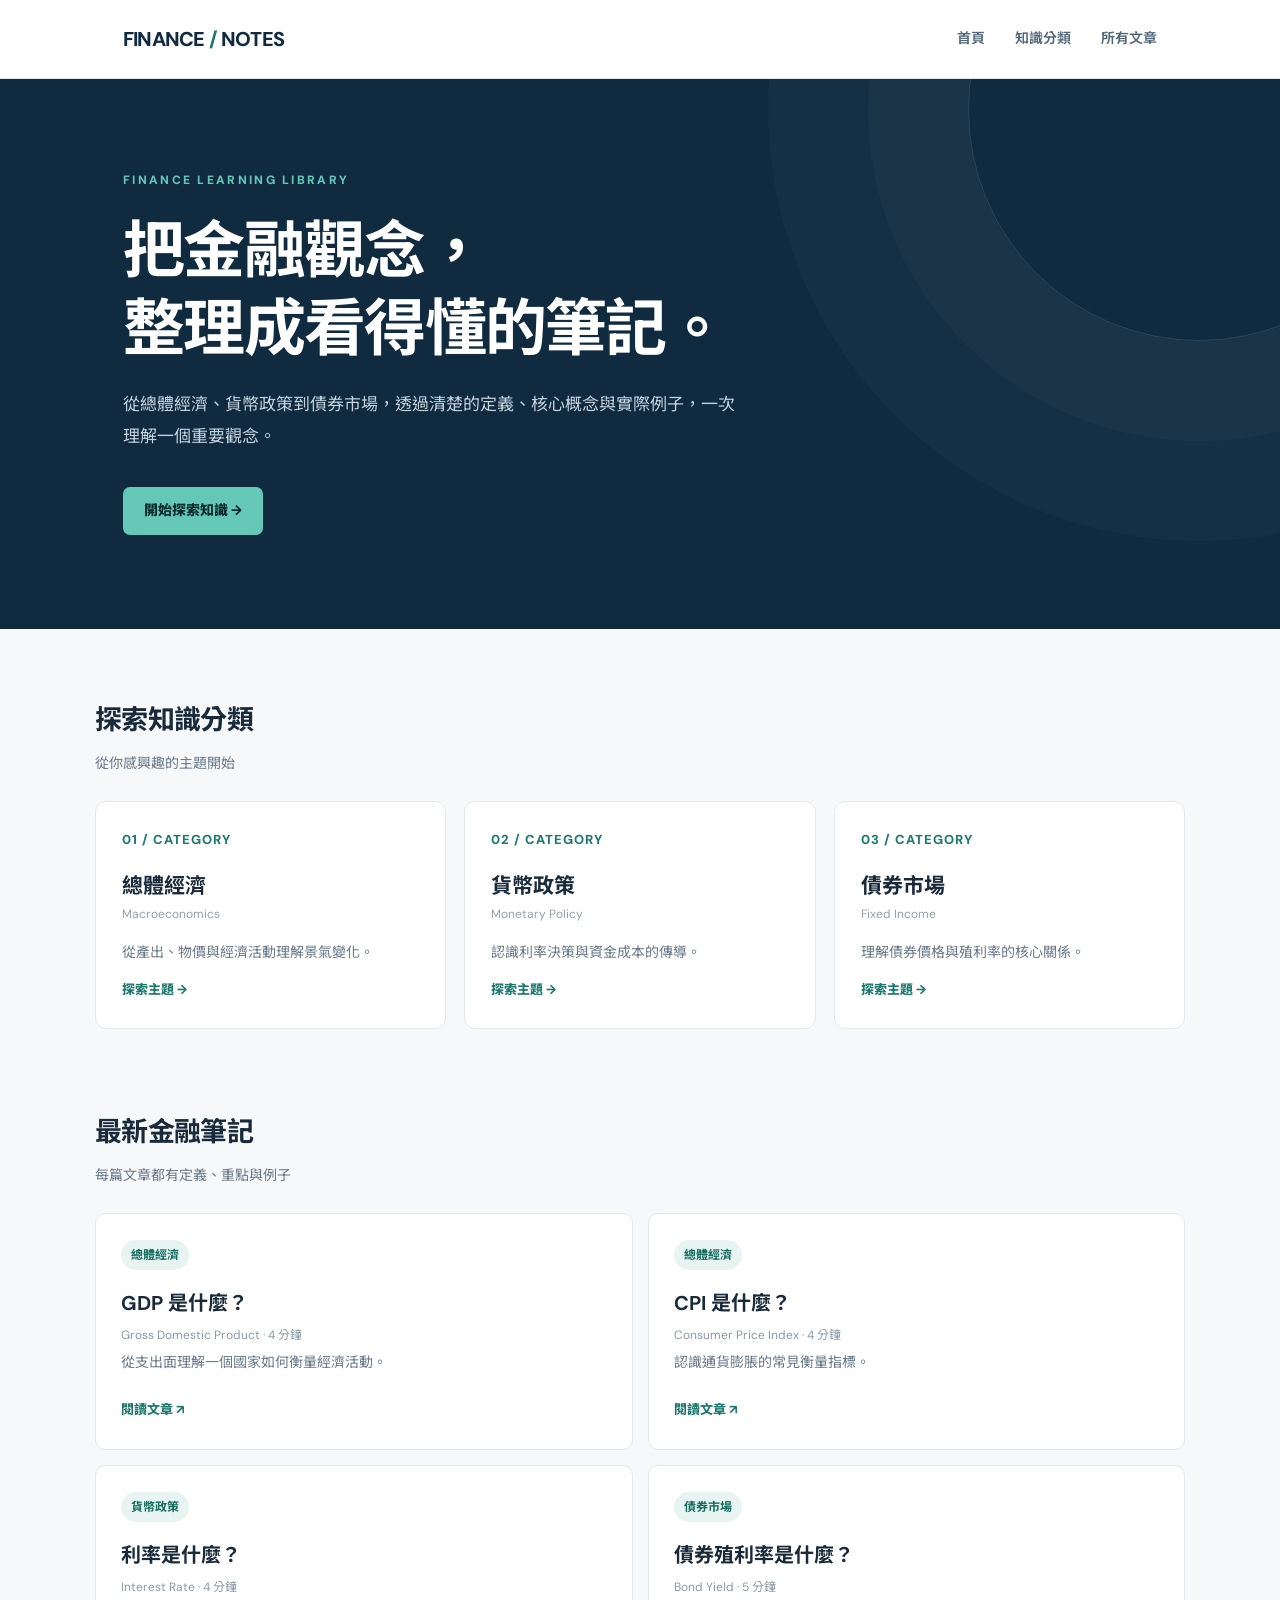
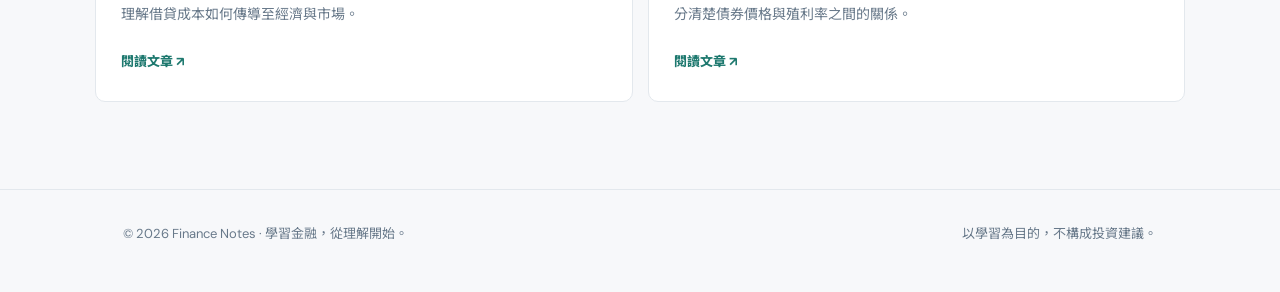
<file: index.html>
<!doctype html><html lang="zh-Hant"><head><meta charset="utf-8"><meta name="viewport" content="width=device-width,initial-scale=1"><meta name="description" content="Finance Notes：清楚、好讀的繁體中文金融知識筆記。"><title>首頁 | Finance Notes</title><link rel="stylesheet" href="./style.css"></head><body><header class="header"><div class="wrap nav"><a class="brand" href="./index.html">FINANCE<span> / </span>NOTES</a><nav class="navlinks" aria-label="網站導覽"><a href="./index.html">首頁</a><a href="./index.html#categories">知識分類</a><a href="./index.html#articles">所有文章</a></nav></div></header><main><section class="hero"><div class="wrap"><div class="eyebrow">Finance learning library</div><h1>把金融觀念，<br>整理成看得懂的筆記。</h1><p>從總體經濟、貨幣政策到債券市場，透過清楚的定義、核心概念與實際例子，一次理解一個重要觀念。</p><a class="btn" href="#categories">開始探索知識 →</a></div></section><section class="section wrap" id="categories"><div class="section-header"><div><h2>探索知識分類</h2><div class="section-sub">從你感興趣的主題開始</div></div></div><div class="grid"><a class="card" href="./categories/macro.html"><div class="number">01 / CATEGORY</div><h3>總體經濟</h3><div class="en">Macroeconomics</div><p>從產出、物價與經濟活動理解景氣變化。</p><span class="arrow">探索主題 →</span></a><a class="card" href="./categories/policy.html"><div class="number">02 / CATEGORY</div><h3>貨幣政策</h3><div class="en">Monetary Policy</div><p>認識利率決策與資金成本的傳導。</p><span class="arrow">探索主題 →</span></a><a class="card" href="./categories/fixed.html"><div class="number">03 / CATEGORY</div><h3>債券市場</h3><div class="en">Fixed Income</div><p>理解債券價格與殖利率的核心關係。</p><span class="arrow">探索主題 →</span></a></div></section><section class="section wrap" id="articles"><div class="section-header"><div><h2>最新金融筆記</h2><div class="section-sub">每篇文章都有定義、重點與例子</div></div></div><div class="article-list"><a class="article-tile" href="./articles/gdp.html"><span class="tag">總體經濟</span><h3>GDP 是什麼？</h3><div class="meta">Gross Domestic Product · 4 分鐘</div><p>從支出面理解一個國家如何衡量經濟活動。</p><span class="arrow">閱讀文章 ↗</span></a><a class="article-tile" href="./articles/cpi.html"><span class="tag">總體經濟</span><h3>CPI 是什麼？</h3><div class="meta">Consumer Price Index · 4 分鐘</div><p>認識通貨膨脹的常見衡量指標。</p><span class="arrow">閱讀文章 ↗</span></a><a class="article-tile" href="./articles/interest-rate.html"><span class="tag">貨幣政策</span><h3>利率是什麼？</h3><div class="meta">Interest Rate · 4 分鐘</div><p>理解借貸成本如何傳導至經濟與市場。</p><span class="arrow">閱讀文章 ↗</span></a><a class="article-tile" href="./articles/bond-yield.html"><span class="tag">債券市場</span><h3>債券殖利率是什麼？</h3><div class="meta">Bond Yield · 5 分鐘</div><p>分清楚債券價格與殖利率之間的關係。</p><span class="arrow">閱讀文章 ↗</span></a></div></section></main><footer class="footer"><div class="wrap footer-inner"><span>© 2026 Finance Notes · 學習金融，從理解開始。</span><span>以學習為目的，不構成投資建議。</span></div></footer></body></html>
</file>
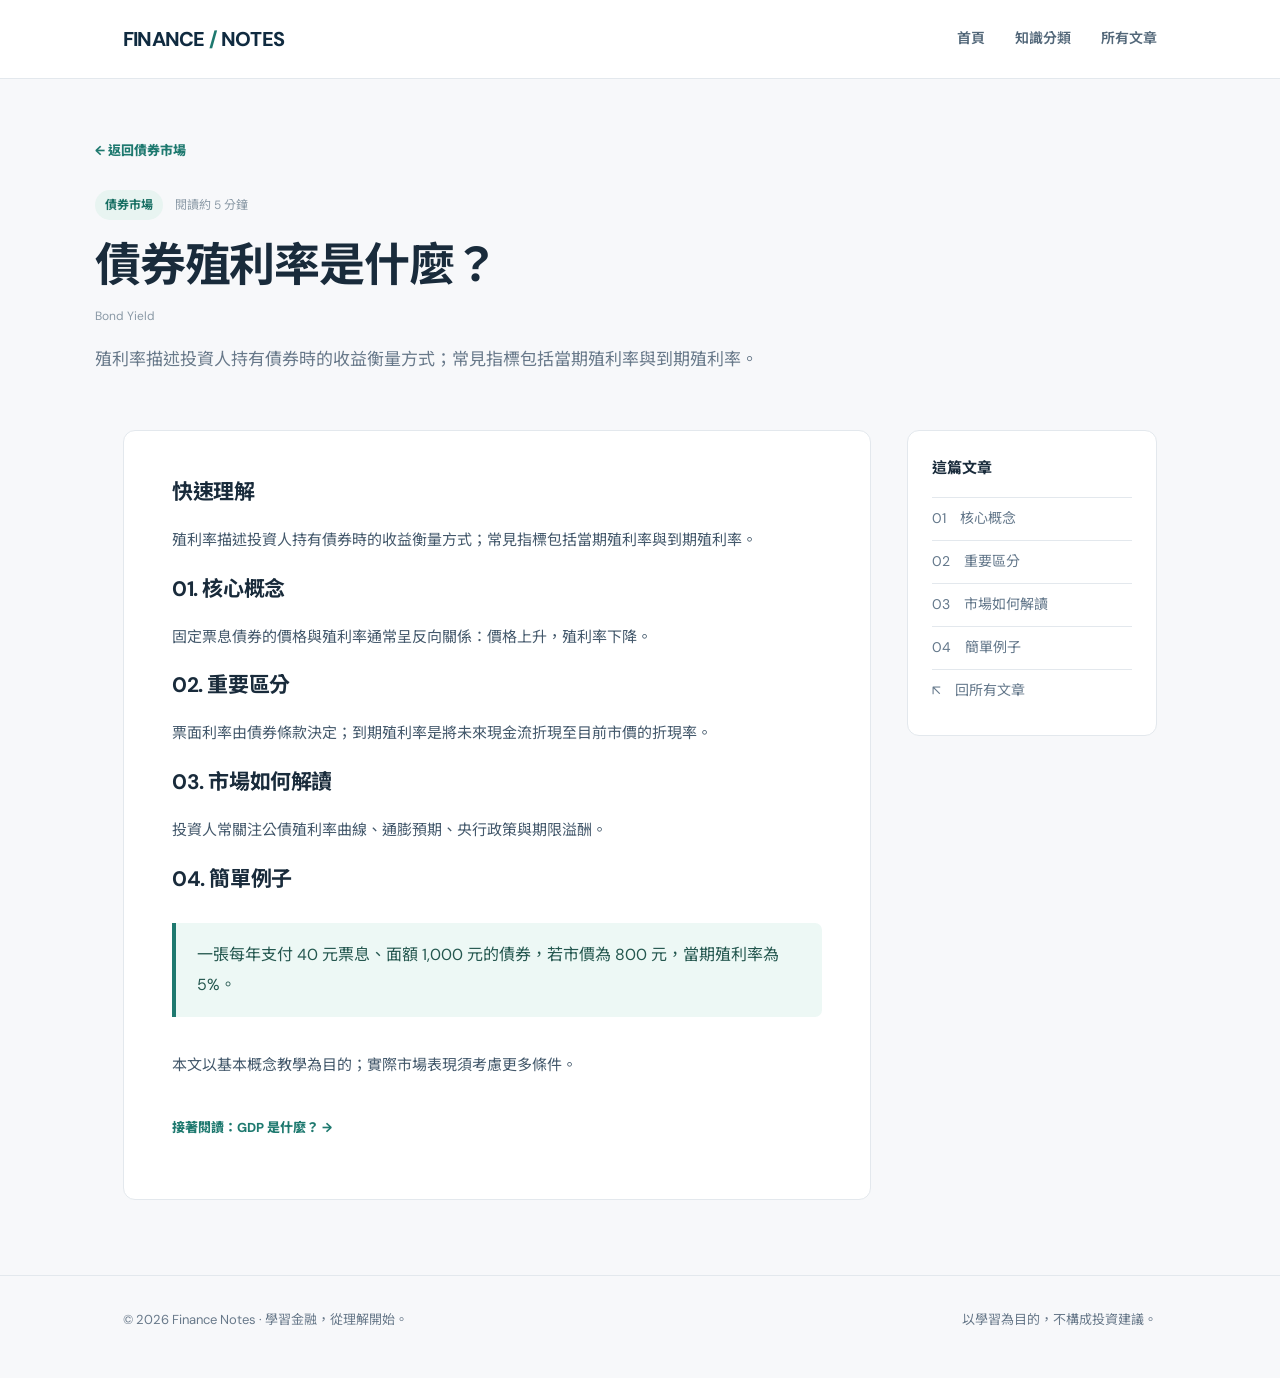
<file: articles/bond-yield.html>
<!doctype html><html lang="zh-Hant"><head><meta charset="utf-8"><meta name="viewport" content="width=device-width,initial-scale=1"><meta name="description" content="Finance Notes：清楚、好讀的繁體中文金融知識筆記。"><title>債券殖利率是什麼？ | Finance Notes</title><link rel="stylesheet" href="../style.css"></head><body><header class="header"><div class="wrap nav"><a class="brand" href="../index.html">FINANCE<span> / </span>NOTES</a><nav class="navlinks" aria-label="網站導覽"><a href="../index.html">首頁</a><a href="../index.html#categories">知識分類</a><a href="../index.html#articles">所有文章</a></nav></div></header><main><section class="page-intro wrap"><a class="back" href="../categories/fixed.html">← 返回債券市場</a><div style="margin-top:24px"><span class="tag">債券市場</span><span class="meta" style="margin-left:12px">閱讀約 5 分鐘</span></div><h1>債券殖利率是什麼？</h1><div class="meta">Bond Yield</div><p class="lead">殖利率描述投資人持有債券時的收益衡量方式；常見指標包括當期殖利率與到期殖利率。</p></section><section class="wrap content-area"><article class="article-body"><h2>快速理解</h2><p>殖利率描述投資人持有債券時的收益衡量方式；常見指標包括當期殖利率與到期殖利率。</p><section id="part1"><h2>01. 核心概念</h2><p>固定票息債券的價格與殖利率通常呈反向關係：價格上升，殖利率下降。</p></section><section id="part2"><h2>02. 重要區分</h2><p>票面利率由債券條款決定；到期殖利率是將未來現金流折現至目前市價的折現率。</p></section><section id="part3"><h2>03. 市場如何解讀</h2><p>投資人常關注公債殖利率曲線、通膨預期、央行政策與期限溢酬。</p></section><section id="example"><h2>04. 簡單例子</h2><div class="highlight">一張每年支付 40 元票息、面額 1,000 元的債券，若市價為 800 元，當期殖利率為 5%。</div></section><p class="footnote">本文以基本概念教學為目的；實際市場表現須考慮更多條件。</p><p style="margin-top:35px"><a class="arrow" href="../articles/gdp.html">接著閱讀：GDP 是什麼？ →</a></p></article><aside class="side"><h3>這篇文章</h3><a href="#part1">01　核心概念</a><a href="#part2">02　重要區分</a><a href="#part3">03　市場如何解讀</a><a href="#example">04　簡單例子</a><a href="../index.html#articles">↖　回所有文章</a></aside></section></main><footer class="footer"><div class="wrap footer-inner"><span>© 2026 Finance Notes · 學習金融，從理解開始。</span><span>以學習為目的，不構成投資建議。</span></div></footer></body></html>
</file>
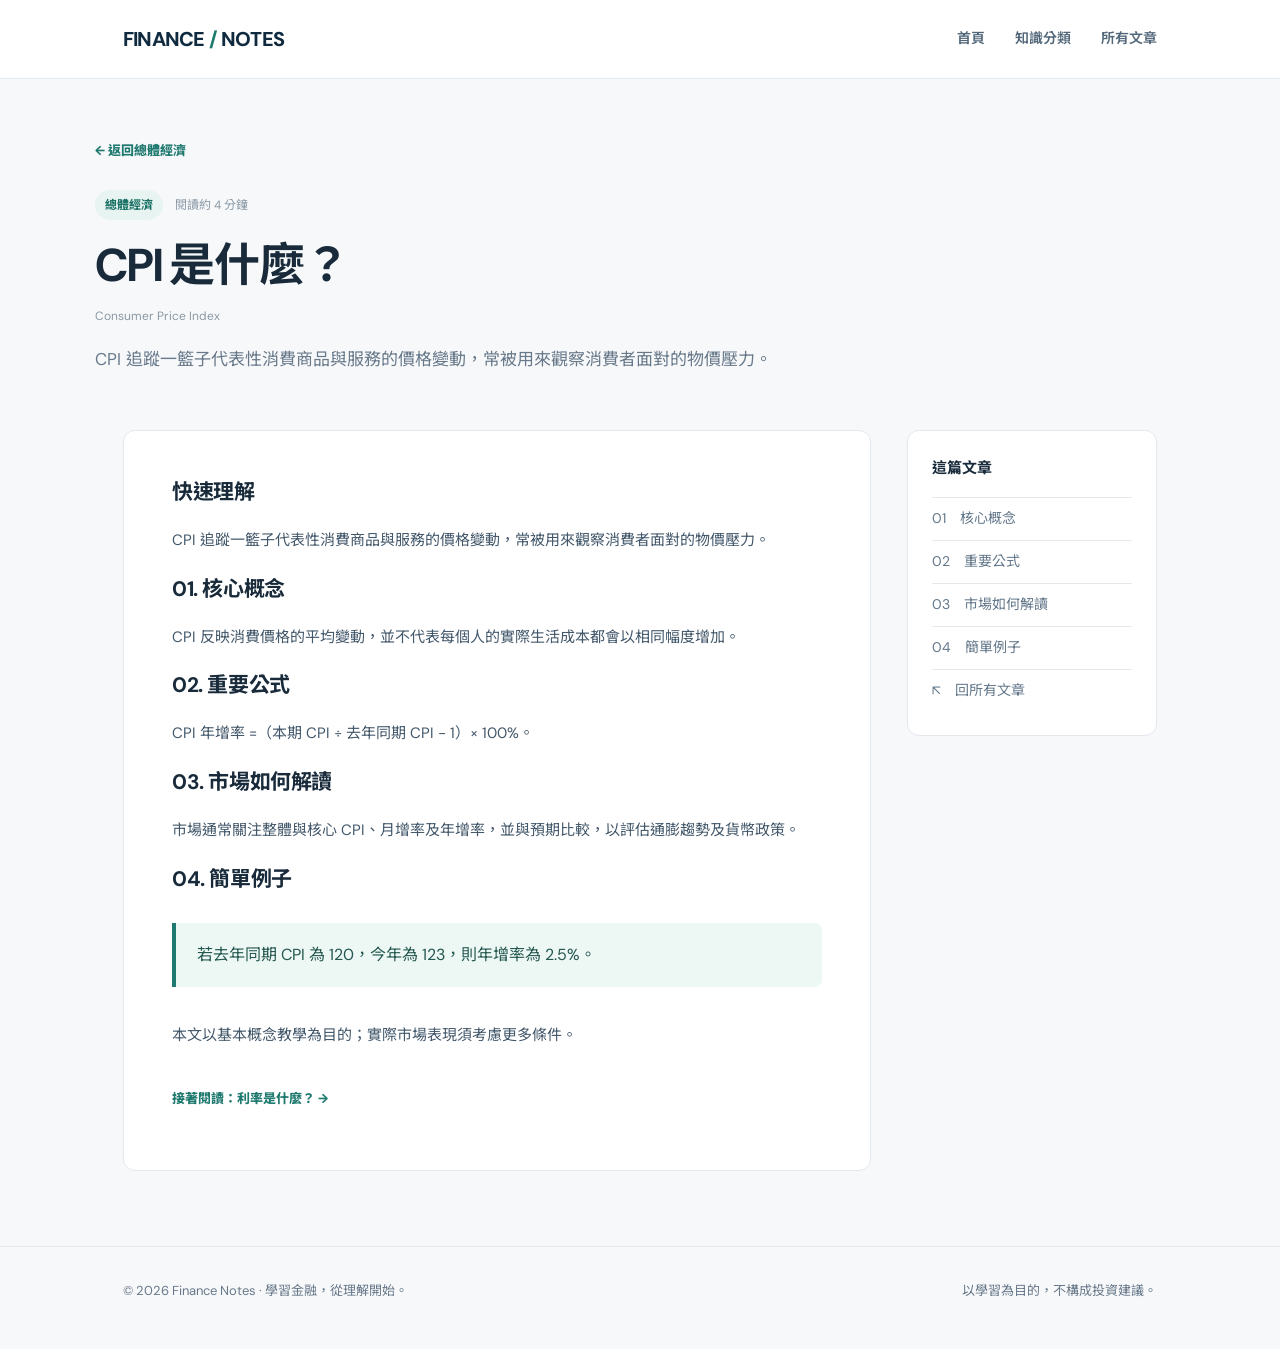
<file: articles/cpi.html>
<!doctype html><html lang="zh-Hant"><head><meta charset="utf-8"><meta name="viewport" content="width=device-width,initial-scale=1"><meta name="description" content="Finance Notes：清楚、好讀的繁體中文金融知識筆記。"><title>CPI 是什麼？ | Finance Notes</title><link rel="stylesheet" href="../style.css"></head><body><header class="header"><div class="wrap nav"><a class="brand" href="../index.html">FINANCE<span> / </span>NOTES</a><nav class="navlinks" aria-label="網站導覽"><a href="../index.html">首頁</a><a href="../index.html#categories">知識分類</a><a href="../index.html#articles">所有文章</a></nav></div></header><main><section class="page-intro wrap"><a class="back" href="../categories/macro.html">← 返回總體經濟</a><div style="margin-top:24px"><span class="tag">總體經濟</span><span class="meta" style="margin-left:12px">閱讀約 4 分鐘</span></div><h1>CPI 是什麼？</h1><div class="meta">Consumer Price Index</div><p class="lead">CPI 追蹤一籃子代表性消費商品與服務的價格變動，常被用來觀察消費者面對的物價壓力。</p></section><section class="wrap content-area"><article class="article-body"><h2>快速理解</h2><p>CPI 追蹤一籃子代表性消費商品與服務的價格變動，常被用來觀察消費者面對的物價壓力。</p><section id="part1"><h2>01. 核心概念</h2><p>CPI 反映消費價格的平均變動，並不代表每個人的實際生活成本都會以相同幅度增加。</p></section><section id="part2"><h2>02. 重要公式</h2><p>CPI 年增率 =（本期 CPI ÷ 去年同期 CPI − 1）× 100%。</p></section><section id="part3"><h2>03. 市場如何解讀</h2><p>市場通常關注整體與核心 CPI、月增率及年增率，並與預期比較，以評估通膨趨勢及貨幣政策。</p></section><section id="example"><h2>04. 簡單例子</h2><div class="highlight">若去年同期 CPI 為 120，今年為 123，則年增率為 2.5%。</div></section><p class="footnote">本文以基本概念教學為目的；實際市場表現須考慮更多條件。</p><p style="margin-top:35px"><a class="arrow" href="../articles/interest-rate.html">接著閱讀：利率是什麼？ →</a></p></article><aside class="side"><h3>這篇文章</h3><a href="#part1">01　核心概念</a><a href="#part2">02　重要公式</a><a href="#part3">03　市場如何解讀</a><a href="#example">04　簡單例子</a><a href="../index.html#articles">↖　回所有文章</a></aside></section></main><footer class="footer"><div class="wrap footer-inner"><span>© 2026 Finance Notes · 學習金融，從理解開始。</span><span>以學習為目的，不構成投資建議。</span></div></footer></body></html>
</file>
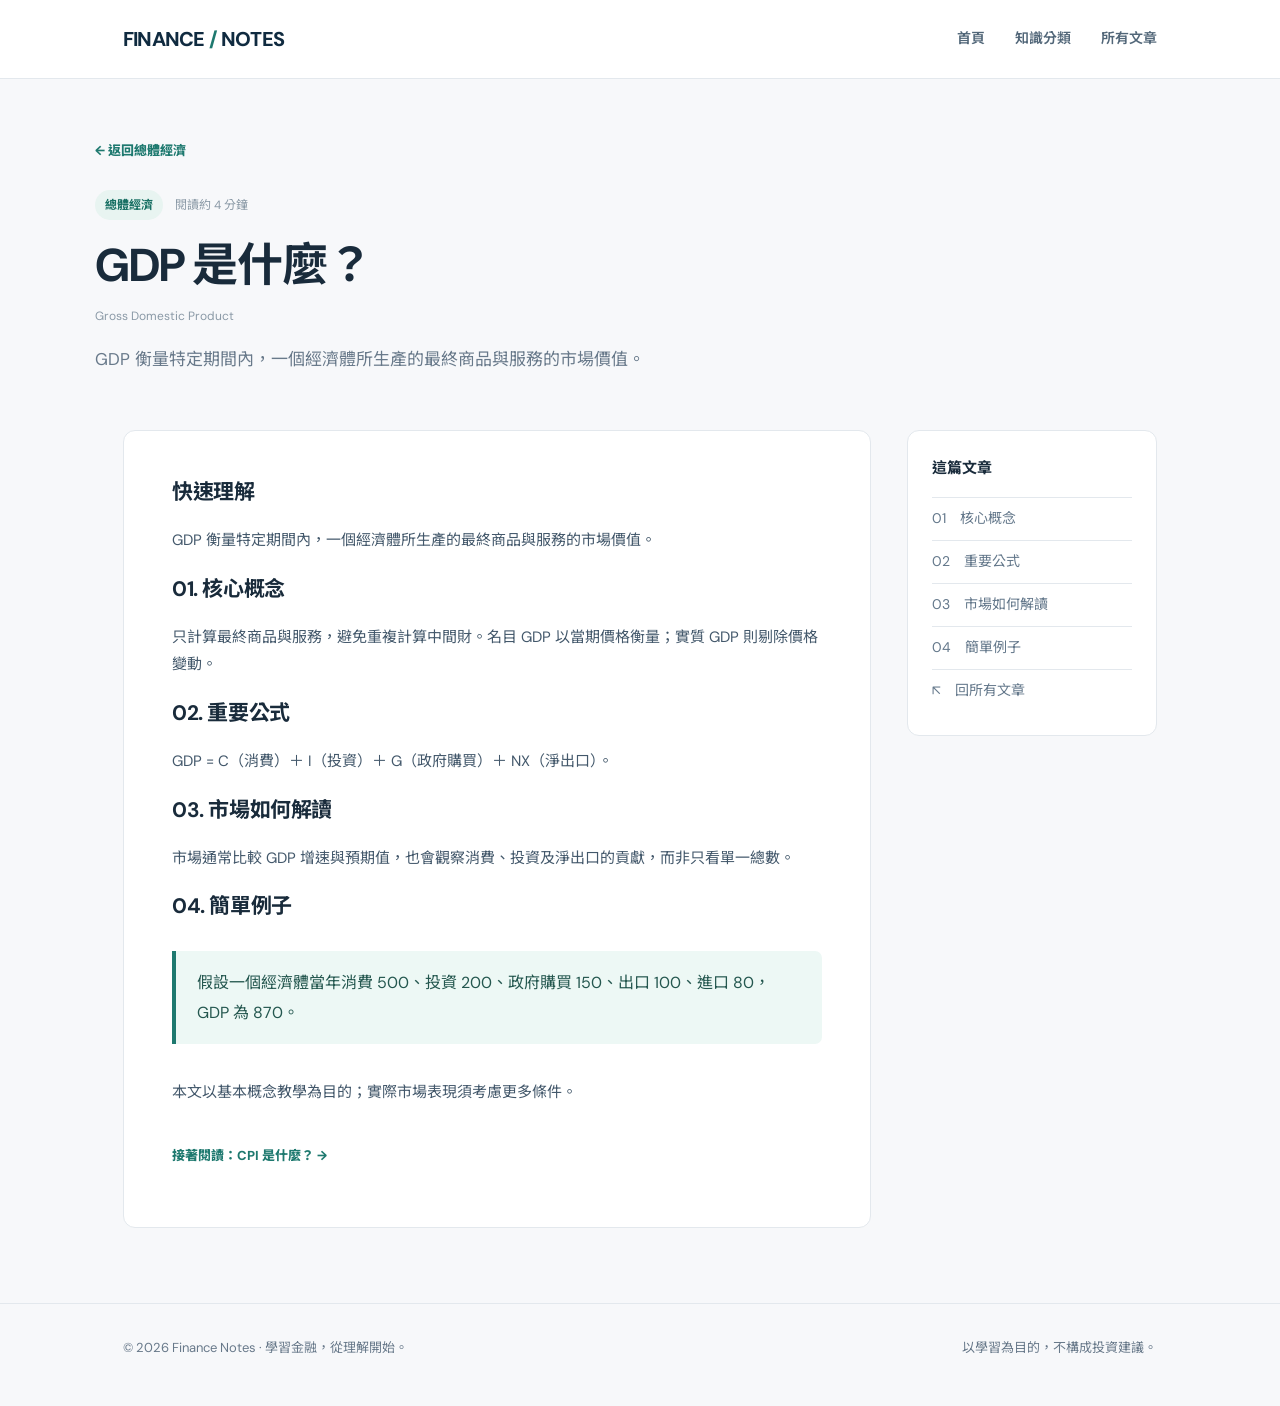
<file: articles/gdp.html>
<!doctype html><html lang="zh-Hant"><head><meta charset="utf-8"><meta name="viewport" content="width=device-width,initial-scale=1"><meta name="description" content="Finance Notes：清楚、好讀的繁體中文金融知識筆記。"><title>GDP 是什麼？ | Finance Notes</title><link rel="stylesheet" href="../style.css"></head><body><header class="header"><div class="wrap nav"><a class="brand" href="../index.html">FINANCE<span> / </span>NOTES</a><nav class="navlinks" aria-label="網站導覽"><a href="../index.html">首頁</a><a href="../index.html#categories">知識分類</a><a href="../index.html#articles">所有文章</a></nav></div></header><main><section class="page-intro wrap"><a class="back" href="../categories/macro.html">← 返回總體經濟</a><div style="margin-top:24px"><span class="tag">總體經濟</span><span class="meta" style="margin-left:12px">閱讀約 4 分鐘</span></div><h1>GDP 是什麼？</h1><div class="meta">Gross Domestic Product</div><p class="lead">GDP 衡量特定期間內，一個經濟體所生產的最終商品與服務的市場價值。</p></section><section class="wrap content-area"><article class="article-body"><h2>快速理解</h2><p>GDP 衡量特定期間內，一個經濟體所生產的最終商品與服務的市場價值。</p><section id="part1"><h2>01. 核心概念</h2><p>只計算最終商品與服務，避免重複計算中間財。名目 GDP 以當期價格衡量；實質 GDP 則剔除價格變動。</p></section><section id="part2"><h2>02. 重要公式</h2><p>GDP = C（消費）＋ I（投資）＋ G（政府購買）＋ NX（淨出口）。</p></section><section id="part3"><h2>03. 市場如何解讀</h2><p>市場通常比較 GDP 增速與預期值，也會觀察消費、投資及淨出口的貢獻，而非只看單一總數。</p></section><section id="example"><h2>04. 簡單例子</h2><div class="highlight">假設一個經濟體當年消費 500、投資 200、政府購買 150、出口 100、進口 80，GDP 為 870。</div></section><p class="footnote">本文以基本概念教學為目的；實際市場表現須考慮更多條件。</p><p style="margin-top:35px"><a class="arrow" href="../articles/cpi.html">接著閱讀：CPI 是什麼？ →</a></p></article><aside class="side"><h3>這篇文章</h3><a href="#part1">01　核心概念</a><a href="#part2">02　重要公式</a><a href="#part3">03　市場如何解讀</a><a href="#example">04　簡單例子</a><a href="../index.html#articles">↖　回所有文章</a></aside></section></main><footer class="footer"><div class="wrap footer-inner"><span>© 2026 Finance Notes · 學習金融，從理解開始。</span><span>以學習為目的，不構成投資建議。</span></div></footer></body></html>
</file>
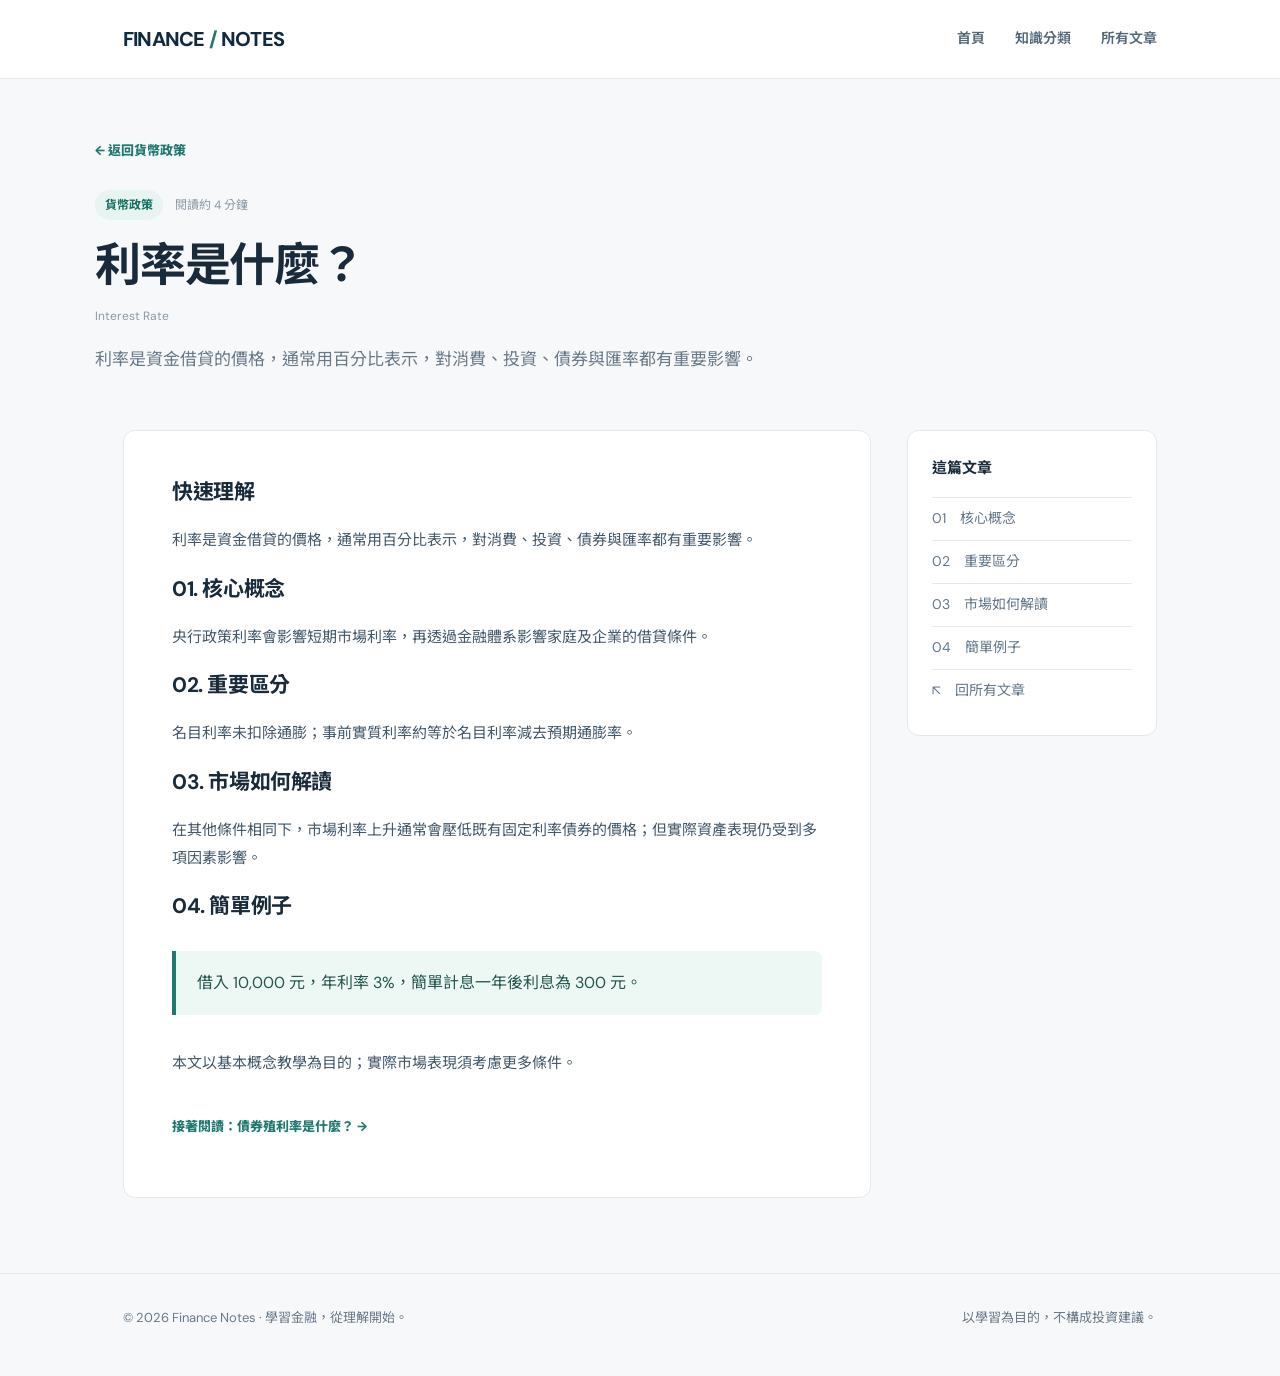
<file: articles/interest-rate.html>
<!doctype html><html lang="zh-Hant"><head><meta charset="utf-8"><meta name="viewport" content="width=device-width,initial-scale=1"><meta name="description" content="Finance Notes：清楚、好讀的繁體中文金融知識筆記。"><title>利率是什麼？ | Finance Notes</title><link rel="stylesheet" href="../style.css"></head><body><header class="header"><div class="wrap nav"><a class="brand" href="../index.html">FINANCE<span> / </span>NOTES</a><nav class="navlinks" aria-label="網站導覽"><a href="../index.html">首頁</a><a href="../index.html#categories">知識分類</a><a href="../index.html#articles">所有文章</a></nav></div></header><main><section class="page-intro wrap"><a class="back" href="../categories/policy.html">← 返回貨幣政策</a><div style="margin-top:24px"><span class="tag">貨幣政策</span><span class="meta" style="margin-left:12px">閱讀約 4 分鐘</span></div><h1>利率是什麼？</h1><div class="meta">Interest Rate</div><p class="lead">利率是資金借貸的價格，通常用百分比表示，對消費、投資、債券與匯率都有重要影響。</p></section><section class="wrap content-area"><article class="article-body"><h2>快速理解</h2><p>利率是資金借貸的價格，通常用百分比表示，對消費、投資、債券與匯率都有重要影響。</p><section id="part1"><h2>01. 核心概念</h2><p>央行政策利率會影響短期市場利率，再透過金融體系影響家庭及企業的借貸條件。</p></section><section id="part2"><h2>02. 重要區分</h2><p>名目利率未扣除通膨；事前實質利率約等於名目利率減去預期通膨率。</p></section><section id="part3"><h2>03. 市場如何解讀</h2><p>在其他條件相同下，市場利率上升通常會壓低既有固定利率債券的價格；但實際資產表現仍受到多項因素影響。</p></section><section id="example"><h2>04. 簡單例子</h2><div class="highlight">借入 10,000 元，年利率 3%，簡單計息一年後利息為 300 元。</div></section><p class="footnote">本文以基本概念教學為目的；實際市場表現須考慮更多條件。</p><p style="margin-top:35px"><a class="arrow" href="../articles/bond-yield.html">接著閱讀：債券殖利率是什麼？ →</a></p></article><aside class="side"><h3>這篇文章</h3><a href="#part1">01　核心概念</a><a href="#part2">02　重要區分</a><a href="#part3">03　市場如何解讀</a><a href="#example">04　簡單例子</a><a href="../index.html#articles">↖　回所有文章</a></aside></section></main><footer class="footer"><div class="wrap footer-inner"><span>© 2026 Finance Notes · 學習金融，從理解開始。</span><span>以學習為目的，不構成投資建議。</span></div></footer></body></html>
</file>
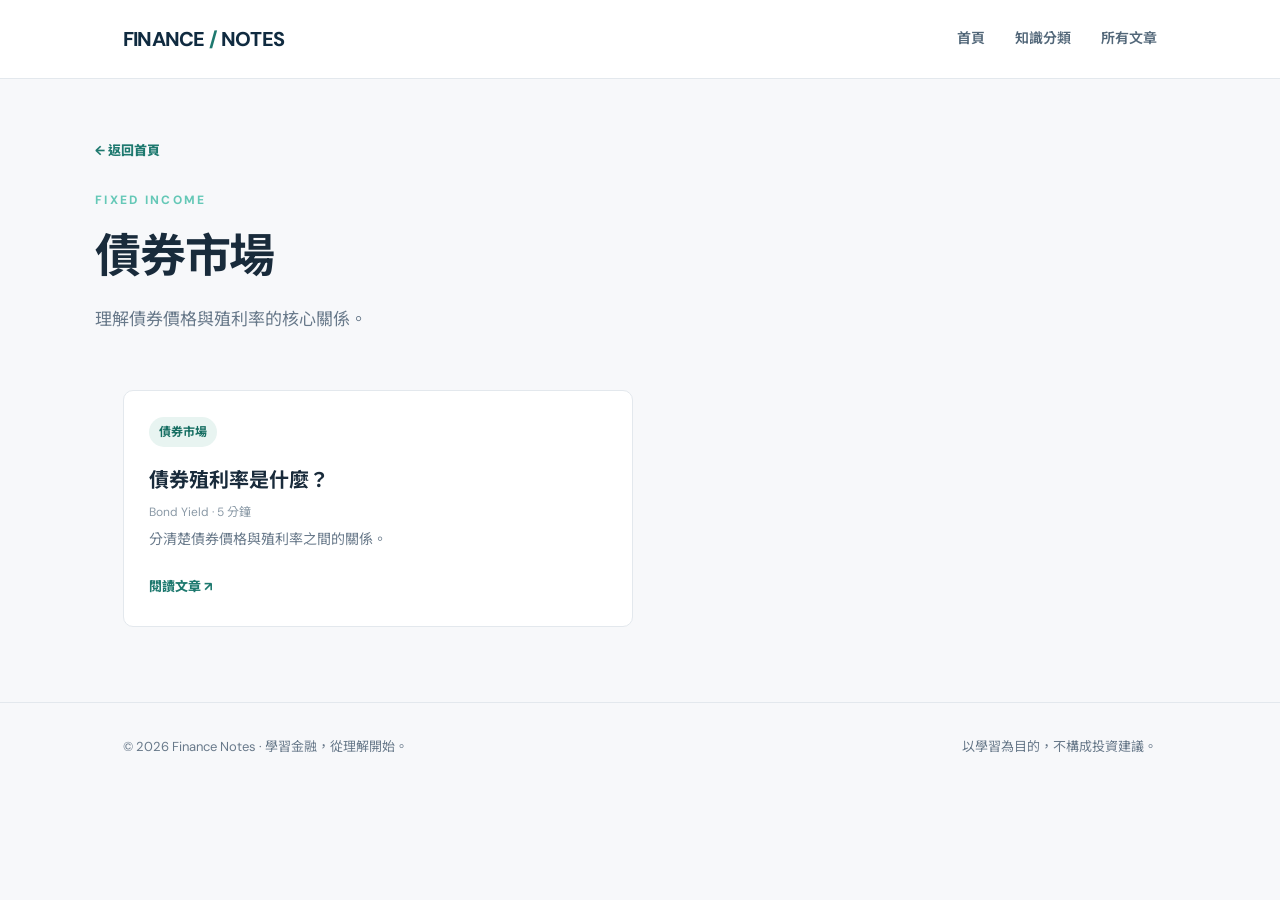
<file: categories/fixed.html>
<!doctype html><html lang="zh-Hant"><head><meta charset="utf-8"><meta name="viewport" content="width=device-width,initial-scale=1"><meta name="description" content="Finance Notes：清楚、好讀的繁體中文金融知識筆記。"><title>債券市場 | Finance Notes</title><link rel="stylesheet" href="../style.css"></head><body><header class="header"><div class="wrap nav"><a class="brand" href="../index.html">FINANCE<span> / </span>NOTES</a><nav class="navlinks" aria-label="網站導覽"><a href="../index.html">首頁</a><a href="../index.html#categories">知識分類</a><a href="../index.html#articles">所有文章</a></nav></div></header><main><section class="page-intro wrap"><a class="back" href="../index.html">← 返回首頁</a><div class="eyebrow" style="margin-top:24px">Fixed Income</div><h1>債券市場</h1><p class="lead">理解債券價格與殖利率的核心關係。</p></section><section class="wrap"><div class="article-list"><a class="article-tile" href="../articles/bond-yield.html"><span class="tag">債券市場</span><h3>債券殖利率是什麼？</h3><div class="meta">Bond Yield · 5 分鐘</div><p>分清楚債券價格與殖利率之間的關係。</p><span class="arrow">閱讀文章 ↗</span></a></div></section></main><footer class="footer"><div class="wrap footer-inner"><span>© 2026 Finance Notes · 學習金融，從理解開始。</span><span>以學習為目的，不構成投資建議。</span></div></footer></body></html>
</file>
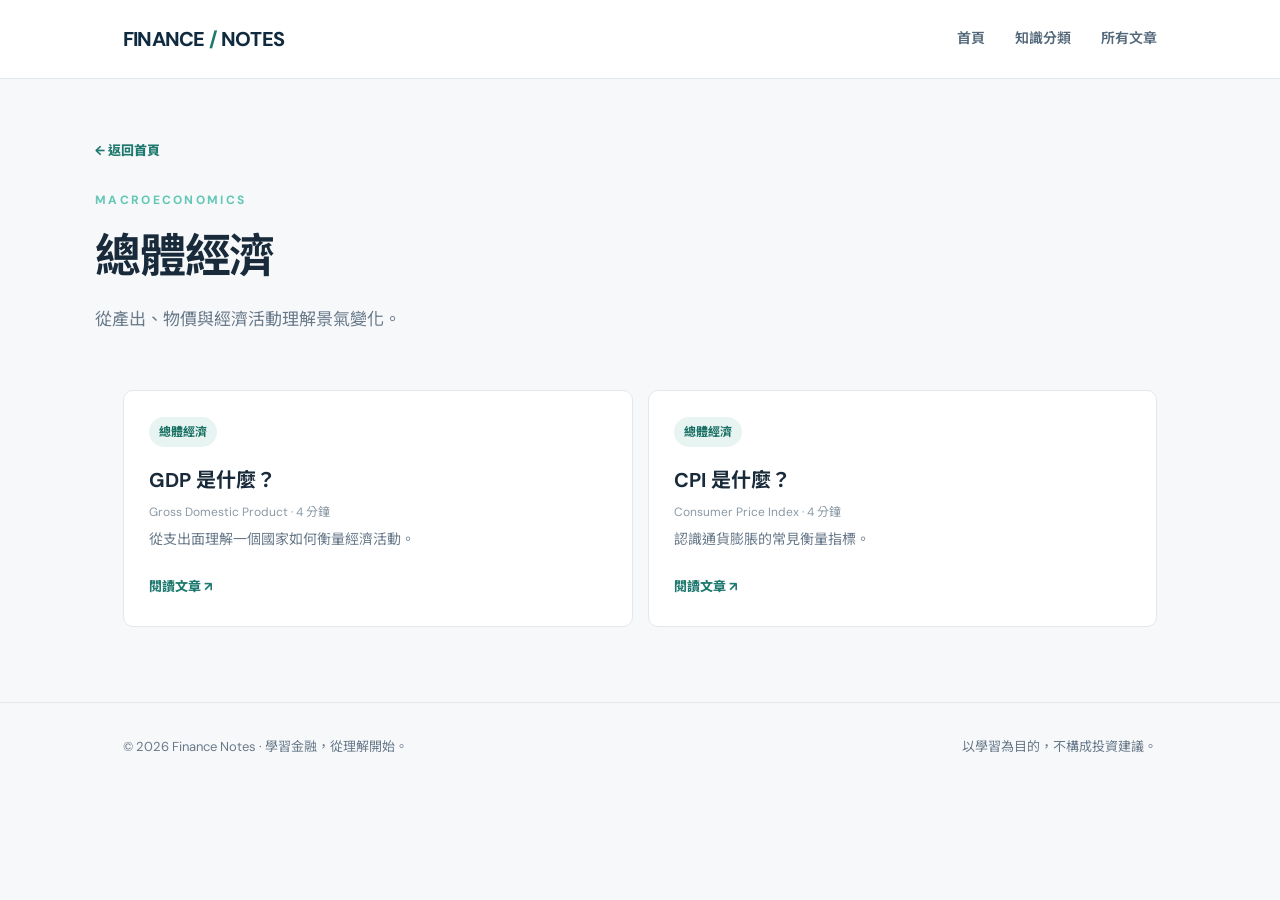
<file: categories/macro.html>
<!doctype html><html lang="zh-Hant"><head><meta charset="utf-8"><meta name="viewport" content="width=device-width,initial-scale=1"><meta name="description" content="Finance Notes：清楚、好讀的繁體中文金融知識筆記。"><title>總體經濟 | Finance Notes</title><link rel="stylesheet" href="../style.css"></head><body><header class="header"><div class="wrap nav"><a class="brand" href="../index.html">FINANCE<span> / </span>NOTES</a><nav class="navlinks" aria-label="網站導覽"><a href="../index.html">首頁</a><a href="../index.html#categories">知識分類</a><a href="../index.html#articles">所有文章</a></nav></div></header><main><section class="page-intro wrap"><a class="back" href="../index.html">← 返回首頁</a><div class="eyebrow" style="margin-top:24px">Macroeconomics</div><h1>總體經濟</h1><p class="lead">從產出、物價與經濟活動理解景氣變化。</p></section><section class="wrap"><div class="article-list"><a class="article-tile" href="../articles/gdp.html"><span class="tag">總體經濟</span><h3>GDP 是什麼？</h3><div class="meta">Gross Domestic Product · 4 分鐘</div><p>從支出面理解一個國家如何衡量經濟活動。</p><span class="arrow">閱讀文章 ↗</span></a><a class="article-tile" href="../articles/cpi.html"><span class="tag">總體經濟</span><h3>CPI 是什麼？</h3><div class="meta">Consumer Price Index · 4 分鐘</div><p>認識通貨膨脹的常見衡量指標。</p><span class="arrow">閱讀文章 ↗</span></a></div></section></main><footer class="footer"><div class="wrap footer-inner"><span>© 2026 Finance Notes · 學習金融，從理解開始。</span><span>以學習為目的，不構成投資建議。</span></div></footer></body></html>
</file>
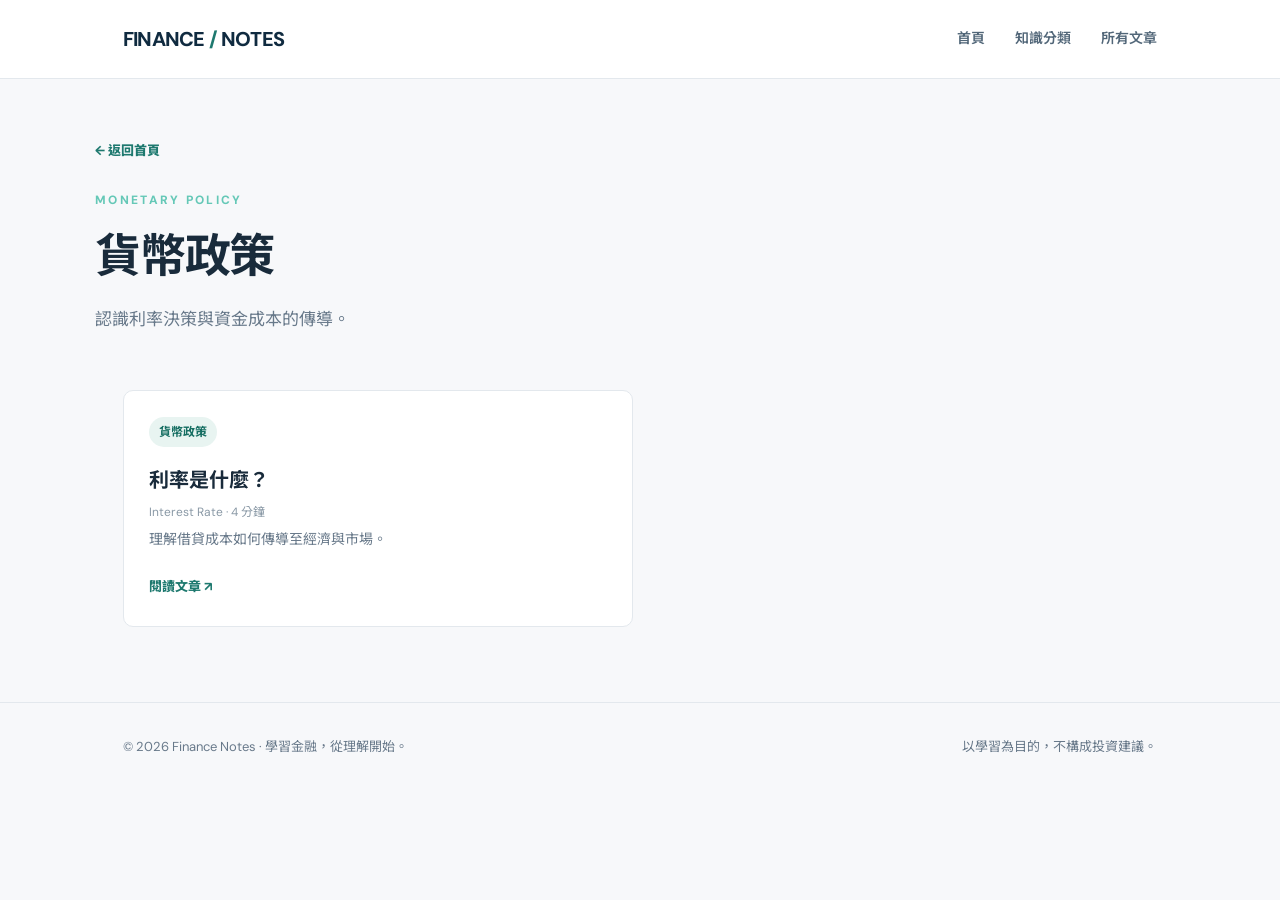
<file: categories/policy.html>
<!doctype html><html lang="zh-Hant"><head><meta charset="utf-8"><meta name="viewport" content="width=device-width,initial-scale=1"><meta name="description" content="Finance Notes：清楚、好讀的繁體中文金融知識筆記。"><title>貨幣政策 | Finance Notes</title><link rel="stylesheet" href="../style.css"></head><body><header class="header"><div class="wrap nav"><a class="brand" href="../index.html">FINANCE<span> / </span>NOTES</a><nav class="navlinks" aria-label="網站導覽"><a href="../index.html">首頁</a><a href="../index.html#categories">知識分類</a><a href="../index.html#articles">所有文章</a></nav></div></header><main><section class="page-intro wrap"><a class="back" href="../index.html">← 返回首頁</a><div class="eyebrow" style="margin-top:24px">Monetary Policy</div><h1>貨幣政策</h1><p class="lead">認識利率決策與資金成本的傳導。</p></section><section class="wrap"><div class="article-list"><a class="article-tile" href="../articles/interest-rate.html"><span class="tag">貨幣政策</span><h3>利率是什麼？</h3><div class="meta">Interest Rate · 4 分鐘</div><p>理解借貸成本如何傳導至經濟與市場。</p><span class="arrow">閱讀文章 ↗</span></a></div></section></main><footer class="footer"><div class="wrap footer-inner"><span>© 2026 Finance Notes · 學習金融，從理解開始。</span><span>以學習為目的，不構成投資建議。</span></div></footer></body></html>
</file>
<file: style.css>
@import url('https://fonts.googleapis.com/css2?family=DM+Sans:wght@400;500;600;700&family=Noto+Sans+TC:wght@400;500;600;700;800&display=swap');
:root{--bg:#f7f8fa;--ink:#192b3b;--muted:#68798a;--line:#e3e8ed;--accent:#1e796f;--navy:#102b40;--white:#fff}*{box-sizing:border-box}html{scroll-behavior:smooth}body{margin:0;font-family:'DM Sans','Noto Sans TC',system-ui,sans-serif;background:var(--bg);color:var(--ink);line-height:1.85}a{color:inherit;text-decoration:none}a:focus-visible,button:focus-visible{outline:3px solid #79c8ba;outline-offset:3px}.wrap{max-width:1090px;margin:0 auto;padding:0 28px}.header{background:#fff;border-bottom:1px solid var(--line)}.nav{min-height:78px;display:flex;justify-content:space-between;align-items:center;gap:20px}.brand{font-size:20px;letter-spacing:-.8px;font-weight:800;color:var(--navy)}.brand span{color:var(--accent)}.navlinks{display:flex;gap:30px;color:#516678;font-size:14px;font-weight:600}.navlinks a:hover,.back:hover,.textlink:hover{color:var(--accent)}.hero{background:var(--navy);color:#fff;padding:90px 0 94px;position:relative;overflow:hidden}.hero:after{content:'';position:absolute;width:460px;height:460px;border:1px solid rgba(255,255,255,.12);border-radius:50%;right:-150px;top:-200px;box-shadow:0 0 0 100px rgba(255,255,255,.025),0 0 0 200px rgba(255,255,255,.02)}.eyebrow{font-size:12px;font-weight:800;letter-spacing:2.3px;text-transform:uppercase;color:#65c8b7}.hero h1{font-size:clamp(37px,6vw,62px);line-height:1.26;letter-spacing:-1.7px;margin:21px 0}.hero p{max-width:615px;color:#c4d2dd;font-size:17px}.btn{display:inline-block;border-radius:7px;background:#65c8b7;color:#092b31;padding:11px 21px;font-weight:800;margin-top:18px;font-size:14px}.btn:hover{background:#8ce2d2}.section{padding:66px 0 12px}.section-header{display:flex;justify-content:space-between;align-items:end;gap:20px;margin-bottom:24px}.section h2{font-size:27px;letter-spacing:-.7px;margin:0}.section-sub{font-size:14px;color:var(--muted);margin-top:6px}.grid{display:grid;grid-template-columns:repeat(3,1fr);gap:18px}.card{background:var(--white);border:1px solid var(--line);border-radius:11px;padding:26px;display:flex;flex-direction:column;min-height:222px;transition:.18s}.card:hover{transform:translateY(-4px);border-color:#82bbb1;box-shadow:0 12px 34px #132b3b0d}.card .number{color:var(--accent);font-size:13px;font-weight:800;letter-spacing:1px}.card h3{margin:20px 0 2px;font-size:21px;line-height:1.4}.card .en{margin:0;color:#92a0aa;font-size:12px}.card p{color:var(--muted);font-size:14px;line-height:1.75}.arrow{margin-top:auto;color:var(--accent);font-weight:800;font-size:13px}.tag{font-size:12px;background:#e8f4f1;color:#176f63;padding:4px 10px;border-radius:30px;display:inline-block;font-weight:700;width:max-content}.article-list{display:grid;grid-template-columns:repeat(2,1fr);gap:15px}.article-tile{background:white;border:1px solid var(--line);border-radius:10px;padding:25px;transition:.18s}.article-tile:hover{border-color:#82bbb1;transform:translateY(-2px)}.article-tile h3{margin:15px 0 2px;font-size:20px}.article-tile p{color:var(--muted);font-size:14px;margin:4px 0 18px}.meta{font-size:12px;color:#8a99a6}.footer{margin-top:75px;border-top:1px solid var(--line);padding:32px 0 46px;font-size:13px;color:var(--muted)}.footer-inner{display:flex;justify-content:space-between;gap:20px}.page-intro{padding:56px 0 38px}.back{font-size:13px;color:var(--accent);font-weight:800}.page-intro h1{font-size:clamp(32px,5vw,46px);line-height:1.3;margin:16px 0 9px;letter-spacing:-1.2px}.page-intro .lead{color:var(--muted);font-size:17px;max-width:750px}.content-area{display:grid;grid-template-columns:minmax(0,1fr) 250px;gap:36px}.article-body{background:#fff;border:1px solid var(--line);border-radius:12px;padding:42px 48px}.article-body h2{font-size:21px;letter-spacing:-.4px;margin:35px 0 10px}.article-body h2:first-child{margin-top:0}.article-body p{font-size:15px;color:#43586b}.highlight{border-left:4px solid var(--accent);padding:17px 21px;background:#edf8f5;border-radius:0 7px 7px 0;margin:25px 0;color:#24574f}.side{height:max-content;background:#fff;border:1px solid var(--line);border-radius:12px;padding:24px}.side h3{margin:0 0 14px;font-size:15px}.side a{display:block;color:#64788b;font-size:14px;padding:8px 0;border-top:1px solid var(--line)}.side a:hover{color:var(--accent)}.footnote{font-size:13px;color:#7c8994;margin-top:35px}.empty{font-size:15px;color:var(--muted)}@media(max-width:760px){.hero{padding:69px 0}.grid,.article-list{grid-template-columns:1fr}.content-area{grid-template-columns:1fr}.article-body{padding:27px 23px}.nav{min-height:70px}.navlinks{gap:16px}.section{padding-top:45px}.footer-inner{flex-direction:column}.hero p{font-size:15px}}
</file>
